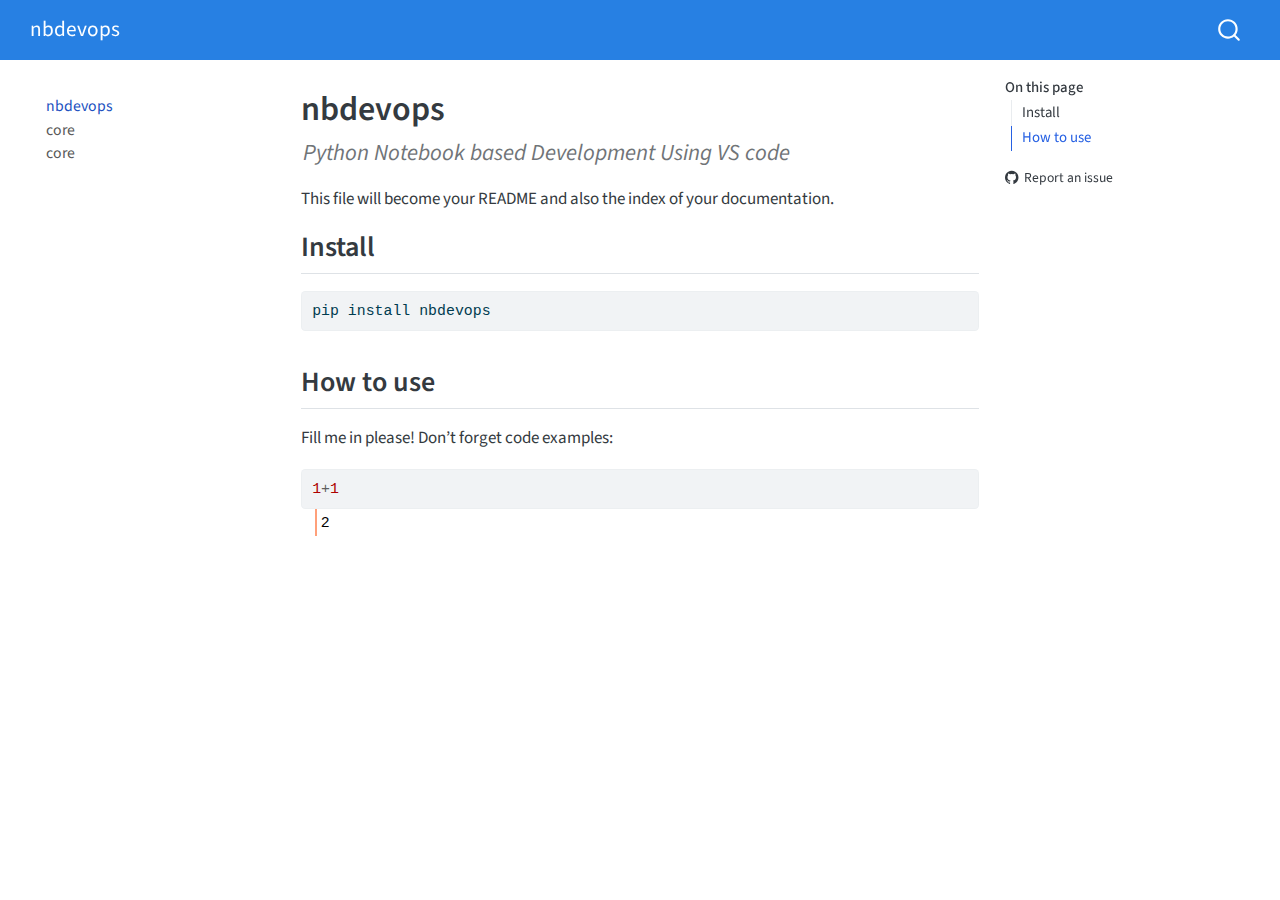
<file: _proc/_docs/index.html>
<!DOCTYPE html>
<html xmlns="http://www.w3.org/1999/xhtml" lang="en" xml:lang="en"><head>

<meta charset="utf-8">
<meta name="generator" content="quarto-1.5.53">

<meta name="viewport" content="width=device-width, initial-scale=1.0, user-scalable=yes">

<meta name="description" content="Python Notebook based Development Using VS code">

<title>nbdevops</title>
<style>
code{white-space: pre-wrap;}
span.smallcaps{font-variant: small-caps;}
div.columns{display: flex; gap: min(4vw, 1.5em);}
div.column{flex: auto; overflow-x: auto;}
div.hanging-indent{margin-left: 1.5em; text-indent: -1.5em;}
ul.task-list{list-style: none;}
ul.task-list li input[type="checkbox"] {
  width: 0.8em;
  margin: 0 0.8em 0.2em -1em; /* quarto-specific, see https://github.com/quarto-dev/quarto-cli/issues/4556 */ 
  vertical-align: middle;
}
/* CSS for syntax highlighting */
pre > code.sourceCode { white-space: pre; position: relative; }
pre > code.sourceCode > span { line-height: 1.25; }
pre > code.sourceCode > span:empty { height: 1.2em; }
.sourceCode { overflow: visible; }
code.sourceCode > span { color: inherit; text-decoration: inherit; }
div.sourceCode { margin: 1em 0; }
pre.sourceCode { margin: 0; }
@media screen {
div.sourceCode { overflow: auto; }
}
@media print {
pre > code.sourceCode { white-space: pre-wrap; }
pre > code.sourceCode > span { display: inline-block; text-indent: -5em; padding-left: 5em; }
}
pre.numberSource code
  { counter-reset: source-line 0; }
pre.numberSource code > span
  { position: relative; left: -4em; counter-increment: source-line; }
pre.numberSource code > span > a:first-child::before
  { content: counter(source-line);
    position: relative; left: -1em; text-align: right; vertical-align: baseline;
    border: none; display: inline-block;
    -webkit-touch-callout: none; -webkit-user-select: none;
    -khtml-user-select: none; -moz-user-select: none;
    -ms-user-select: none; user-select: none;
    padding: 0 4px; width: 4em;
  }
pre.numberSource { margin-left: 3em;  padding-left: 4px; }
div.sourceCode
  {   }
@media screen {
pre > code.sourceCode > span > a:first-child::before { text-decoration: underline; }
}
</style>


<script src="site_libs/quarto-nav/quarto-nav.js"></script>
<script src="site_libs/quarto-nav/headroom.min.js"></script>
<script src="site_libs/clipboard/clipboard.min.js"></script>
<script src="site_libs/quarto-search/autocomplete.umd.js"></script>
<script src="site_libs/quarto-search/fuse.min.js"></script>
<script src="site_libs/quarto-search/quarto-search.js"></script>
<meta name="quarto:offset" content="./">
<script src="site_libs/quarto-html/quarto.js"></script>
<script src="site_libs/quarto-html/popper.min.js"></script>
<script src="site_libs/quarto-html/tippy.umd.min.js"></script>
<script src="site_libs/quarto-html/anchor.min.js"></script>
<link href="site_libs/quarto-html/tippy.css" rel="stylesheet">
<link href="site_libs/quarto-html/quarto-syntax-highlighting.css" rel="stylesheet" id="quarto-text-highlighting-styles">
<script src="site_libs/bootstrap/bootstrap.min.js"></script>
<link href="site_libs/bootstrap/bootstrap-icons.css" rel="stylesheet">
<link href="site_libs/bootstrap/bootstrap.min.css" rel="stylesheet" id="quarto-bootstrap" data-mode="light">
<script id="quarto-search-options" type="application/json">{
  "location": "navbar",
  "copy-button": false,
  "collapse-after": 3,
  "panel-placement": "end",
  "type": "overlay",
  "limit": 50,
  "keyboard-shortcut": [
    "f",
    "/",
    "s"
  ],
  "show-item-context": false,
  "language": {
    "search-no-results-text": "No results",
    "search-matching-documents-text": "matching documents",
    "search-copy-link-title": "Copy link to search",
    "search-hide-matches-text": "Hide additional matches",
    "search-more-match-text": "more match in this document",
    "search-more-matches-text": "more matches in this document",
    "search-clear-button-title": "Clear",
    "search-text-placeholder": "",
    "search-detached-cancel-button-title": "Cancel",
    "search-submit-button-title": "Submit",
    "search-label": "Search"
  }
}</script>


<link rel="stylesheet" href="styles.css">
<meta property="og:title" content="nbdevops">
<meta property="og:description" content="Python Notebook based Development Using VS code">
<meta property="og:site_name" content="nbdevops">
<meta name="twitter:title" content="nbdevops">
<meta name="twitter:description" content="Python Notebook based Development Using VS code">
<meta name="twitter:card" content="summary">
</head>

<body class="nav-sidebar floating nav-fixed">

<div id="quarto-search-results"></div>
  <header id="quarto-header" class="headroom fixed-top">
    <nav class="navbar navbar-expand-lg " data-bs-theme="dark">
      <div class="navbar-container container-fluid">
      <div class="navbar-brand-container mx-auto">
    <a class="navbar-brand" href="./index.html">
    <span class="navbar-title">nbdevops</span>
    </a>
  </div>
        <div class="quarto-navbar-tools tools-end">
</div>
          <div id="quarto-search" class="" title="Search"></div>
      </div> <!-- /container-fluid -->
    </nav>
  <nav class="quarto-secondary-nav">
    <div class="container-fluid d-flex">
      <button type="button" class="quarto-btn-toggle btn" data-bs-toggle="collapse" role="button" data-bs-target=".quarto-sidebar-collapse-item" aria-controls="quarto-sidebar" aria-expanded="false" aria-label="Toggle sidebar navigation" onclick="if (window.quartoToggleHeadroom) { window.quartoToggleHeadroom(); }">
        <i class="bi bi-layout-text-sidebar-reverse"></i>
      </button>
        <nav class="quarto-page-breadcrumbs" aria-label="breadcrumb"><ol class="breadcrumb"><li class="breadcrumb-item"><a href="./index.html">nbdevops</a></li></ol></nav>
        <a class="flex-grow-1" role="navigation" data-bs-toggle="collapse" data-bs-target=".quarto-sidebar-collapse-item" aria-controls="quarto-sidebar" aria-expanded="false" aria-label="Toggle sidebar navigation" onclick="if (window.quartoToggleHeadroom) { window.quartoToggleHeadroom(); }">      
        </a>
    </div>
  </nav>
</header>
<!-- content -->
<div id="quarto-content" class="quarto-container page-columns page-rows-contents page-layout-article page-navbar">
<!-- sidebar -->
  <nav id="quarto-sidebar" class="sidebar collapse collapse-horizontal quarto-sidebar-collapse-item sidebar-navigation floating overflow-auto">
    <div class="sidebar-menu-container"> 
    <ul class="list-unstyled mt-1">
        <li class="sidebar-item">
  <div class="sidebar-item-container"> 
  <a href="./index.html" class="sidebar-item-text sidebar-link active">
 <span class="menu-text">nbdevops</span></a>
  </div>
</li>
        <li class="sidebar-item">
  <div class="sidebar-item-container"> 
  <a href="./core.html" class="sidebar-item-text sidebar-link">
 <span class="menu-text">core</span></a>
  </div>
</li>
        <li class="sidebar-item">
  <div class="sidebar-item-container"> 
  <a href="./setup.html" class="sidebar-item-text sidebar-link">
 <span class="menu-text">core</span></a>
  </div>
</li>
    </ul>
    </div>
</nav>
<div id="quarto-sidebar-glass" class="quarto-sidebar-collapse-item" data-bs-toggle="collapse" data-bs-target=".quarto-sidebar-collapse-item"></div>
<!-- margin-sidebar -->
    <div id="quarto-margin-sidebar" class="sidebar margin-sidebar">
        <nav id="TOC" role="doc-toc" class="toc-active">
    <h2 id="toc-title">On this page</h2>
   
  <ul>
  <li><a href="#install" id="toc-install" class="nav-link active" data-scroll-target="#install">Install</a></li>
  <li><a href="#how-to-use" id="toc-how-to-use" class="nav-link" data-scroll-target="#how-to-use">How to use</a></li>
  </ul>
<div class="toc-actions"><ul><li><a href="https://github.com/nitinverma78/nbdevops/issues/new" class="toc-action"><i class="bi bi-github"></i>Report an issue</a></li></ul></div></nav>
    </div>
<!-- main -->
<main class="content" id="quarto-document-content">

<header id="title-block-header" class="quarto-title-block default">
<div class="quarto-title">
<h1 class="title">nbdevops</h1>
</div>

<div>
  <div class="description">
    Python Notebook based Development Using VS code
  </div>
</div>


<div class="quarto-title-meta">

    
  
    
  </div>
  


</header>


<!-- WARNING: THIS FILE WAS AUTOGENERATED! DO NOT EDIT! -->
<p>This file will become your README and also the index of your documentation.</p>
<section id="install" class="level2">
<h2 class="anchored" data-anchor-id="install">Install</h2>
<div class="sourceCode" id="cb1"><pre class="sourceCode sh code-with-copy"><code class="sourceCode bash"><span id="cb1-1"><a href="#cb1-1" aria-hidden="true" tabindex="-1"></a><span class="ex">pip</span> install nbdevops</span></code><button title="Copy to Clipboard" class="code-copy-button"><i class="bi"></i></button></pre></div>
</section>
<section id="how-to-use" class="level2">
<h2 class="anchored" data-anchor-id="how-to-use">How to use</h2>
<p>Fill me in please! Don’t forget code examples:</p>
<div id="cell-7" class="cell">
<div class="sourceCode cell-code" id="cb2"><pre class="sourceCode python code-with-copy"><code class="sourceCode python"><span id="cb2-1"><a href="#cb2-1" aria-hidden="true" tabindex="-1"></a><span class="dv">1</span><span class="op">+</span><span class="dv">1</span></span></code><button title="Copy to Clipboard" class="code-copy-button"><i class="bi"></i></button></pre></div>
<div class="cell-output cell-output-display">
<pre><code>2</code></pre>
</div>
</div>


</section>

</main> <!-- /main -->
<script id="quarto-html-after-body" type="application/javascript">
window.document.addEventListener("DOMContentLoaded", function (event) {
  const toggleBodyColorMode = (bsSheetEl) => {
    const mode = bsSheetEl.getAttribute("data-mode");
    const bodyEl = window.document.querySelector("body");
    if (mode === "dark") {
      bodyEl.classList.add("quarto-dark");
      bodyEl.classList.remove("quarto-light");
    } else {
      bodyEl.classList.add("quarto-light");
      bodyEl.classList.remove("quarto-dark");
    }
  }
  const toggleBodyColorPrimary = () => {
    const bsSheetEl = window.document.querySelector("link#quarto-bootstrap");
    if (bsSheetEl) {
      toggleBodyColorMode(bsSheetEl);
    }
  }
  toggleBodyColorPrimary();  
  const icon = "";
  const anchorJS = new window.AnchorJS();
  anchorJS.options = {
    placement: 'right',
    icon: icon
  };
  anchorJS.add('.anchored');
  const isCodeAnnotation = (el) => {
    for (const clz of el.classList) {
      if (clz.startsWith('code-annotation-')) {                     
        return true;
      }
    }
    return false;
  }
  const onCopySuccess = function(e) {
    // button target
    const button = e.trigger;
    // don't keep focus
    button.blur();
    // flash "checked"
    button.classList.add('code-copy-button-checked');
    var currentTitle = button.getAttribute("title");
    button.setAttribute("title", "Copied!");
    let tooltip;
    if (window.bootstrap) {
      button.setAttribute("data-bs-toggle", "tooltip");
      button.setAttribute("data-bs-placement", "left");
      button.setAttribute("data-bs-title", "Copied!");
      tooltip = new bootstrap.Tooltip(button, 
        { trigger: "manual", 
          customClass: "code-copy-button-tooltip",
          offset: [0, -8]});
      tooltip.show();    
    }
    setTimeout(function() {
      if (tooltip) {
        tooltip.hide();
        button.removeAttribute("data-bs-title");
        button.removeAttribute("data-bs-toggle");
        button.removeAttribute("data-bs-placement");
      }
      button.setAttribute("title", currentTitle);
      button.classList.remove('code-copy-button-checked');
    }, 1000);
    // clear code selection
    e.clearSelection();
  }
  const getTextToCopy = function(trigger) {
      const codeEl = trigger.previousElementSibling.cloneNode(true);
      for (const childEl of codeEl.children) {
        if (isCodeAnnotation(childEl)) {
          childEl.remove();
        }
      }
      return codeEl.innerText;
  }
  const clipboard = new window.ClipboardJS('.code-copy-button:not([data-in-quarto-modal])', {
    text: getTextToCopy
  });
  clipboard.on('success', onCopySuccess);
  if (window.document.getElementById('quarto-embedded-source-code-modal')) {
    // For code content inside modals, clipBoardJS needs to be initialized with a container option
    // TODO: Check when it could be a function (https://github.com/zenorocha/clipboard.js/issues/860)
    const clipboardModal = new window.ClipboardJS('.code-copy-button[data-in-quarto-modal]', {
      text: getTextToCopy,
      container: window.document.getElementById('quarto-embedded-source-code-modal')
    });
    clipboardModal.on('success', onCopySuccess);
  }
    var localhostRegex = new RegExp(/^(?:http|https):\/\/localhost\:?[0-9]*\//);
    var mailtoRegex = new RegExp(/^mailto:/);
      var filterRegex = new RegExp("https:\/\/nitinverma78\.github\.io\/nbdevops");
    var isInternal = (href) => {
        return filterRegex.test(href) || localhostRegex.test(href) || mailtoRegex.test(href);
    }
    // Inspect non-navigation links and adorn them if external
 	var links = window.document.querySelectorAll('a[href]:not(.nav-link):not(.navbar-brand):not(.toc-action):not(.sidebar-link):not(.sidebar-item-toggle):not(.pagination-link):not(.no-external):not([aria-hidden]):not(.dropdown-item):not(.quarto-navigation-tool):not(.about-link)');
    for (var i=0; i<links.length; i++) {
      const link = links[i];
      if (!isInternal(link.href)) {
        // undo the damage that might have been done by quarto-nav.js in the case of
        // links that we want to consider external
        if (link.dataset.originalHref !== undefined) {
          link.href = link.dataset.originalHref;
        }
      }
    }
  function tippyHover(el, contentFn, onTriggerFn, onUntriggerFn) {
    const config = {
      allowHTML: true,
      maxWidth: 500,
      delay: 100,
      arrow: false,
      appendTo: function(el) {
          return el.parentElement;
      },
      interactive: true,
      interactiveBorder: 10,
      theme: 'quarto',
      placement: 'bottom-start',
    };
    if (contentFn) {
      config.content = contentFn;
    }
    if (onTriggerFn) {
      config.onTrigger = onTriggerFn;
    }
    if (onUntriggerFn) {
      config.onUntrigger = onUntriggerFn;
    }
    window.tippy(el, config); 
  }
  const noterefs = window.document.querySelectorAll('a[role="doc-noteref"]');
  for (var i=0; i<noterefs.length; i++) {
    const ref = noterefs[i];
    tippyHover(ref, function() {
      // use id or data attribute instead here
      let href = ref.getAttribute('data-footnote-href') || ref.getAttribute('href');
      try { href = new URL(href).hash; } catch {}
      const id = href.replace(/^#\/?/, "");
      const note = window.document.getElementById(id);
      if (note) {
        return note.innerHTML;
      } else {
        return "";
      }
    });
  }
  const xrefs = window.document.querySelectorAll('a.quarto-xref');
  const processXRef = (id, note) => {
    // Strip column container classes
    const stripColumnClz = (el) => {
      el.classList.remove("page-full", "page-columns");
      if (el.children) {
        for (const child of el.children) {
          stripColumnClz(child);
        }
      }
    }
    stripColumnClz(note)
    if (id === null || id.startsWith('sec-')) {
      // Special case sections, only their first couple elements
      const container = document.createElement("div");
      if (note.children && note.children.length > 2) {
        container.appendChild(note.children[0].cloneNode(true));
        for (let i = 1; i < note.children.length; i++) {
          const child = note.children[i];
          if (child.tagName === "P" && child.innerText === "") {
            continue;
          } else {
            container.appendChild(child.cloneNode(true));
            break;
          }
        }
        if (window.Quarto?.typesetMath) {
          window.Quarto.typesetMath(container);
        }
        return container.innerHTML
      } else {
        if (window.Quarto?.typesetMath) {
          window.Quarto.typesetMath(note);
        }
        return note.innerHTML;
      }
    } else {
      // Remove any anchor links if they are present
      const anchorLink = note.querySelector('a.anchorjs-link');
      if (anchorLink) {
        anchorLink.remove();
      }
      if (window.Quarto?.typesetMath) {
        window.Quarto.typesetMath(note);
      }
      // TODO in 1.5, we should make sure this works without a callout special case
      if (note.classList.contains("callout")) {
        return note.outerHTML;
      } else {
        return note.innerHTML;
      }
    }
  }
  for (var i=0; i<xrefs.length; i++) {
    const xref = xrefs[i];
    tippyHover(xref, undefined, function(instance) {
      instance.disable();
      let url = xref.getAttribute('href');
      let hash = undefined; 
      if (url.startsWith('#')) {
        hash = url;
      } else {
        try { hash = new URL(url).hash; } catch {}
      }
      if (hash) {
        const id = hash.replace(/^#\/?/, "");
        const note = window.document.getElementById(id);
        if (note !== null) {
          try {
            const html = processXRef(id, note.cloneNode(true));
            instance.setContent(html);
          } finally {
            instance.enable();
            instance.show();
          }
        } else {
          // See if we can fetch this
          fetch(url.split('#')[0])
          .then(res => res.text())
          .then(html => {
            const parser = new DOMParser();
            const htmlDoc = parser.parseFromString(html, "text/html");
            const note = htmlDoc.getElementById(id);
            if (note !== null) {
              const html = processXRef(id, note);
              instance.setContent(html);
            } 
          }).finally(() => {
            instance.enable();
            instance.show();
          });
        }
      } else {
        // See if we can fetch a full url (with no hash to target)
        // This is a special case and we should probably do some content thinning / targeting
        fetch(url)
        .then(res => res.text())
        .then(html => {
          const parser = new DOMParser();
          const htmlDoc = parser.parseFromString(html, "text/html");
          const note = htmlDoc.querySelector('main.content');
          if (note !== null) {
            // This should only happen for chapter cross references
            // (since there is no id in the URL)
            // remove the first header
            if (note.children.length > 0 && note.children[0].tagName === "HEADER") {
              note.children[0].remove();
            }
            const html = processXRef(null, note);
            instance.setContent(html);
          } 
        }).finally(() => {
          instance.enable();
          instance.show();
        });
      }
    }, function(instance) {
    });
  }
      let selectedAnnoteEl;
      const selectorForAnnotation = ( cell, annotation) => {
        let cellAttr = 'data-code-cell="' + cell + '"';
        let lineAttr = 'data-code-annotation="' +  annotation + '"';
        const selector = 'span[' + cellAttr + '][' + lineAttr + ']';
        return selector;
      }
      const selectCodeLines = (annoteEl) => {
        const doc = window.document;
        const targetCell = annoteEl.getAttribute("data-target-cell");
        const targetAnnotation = annoteEl.getAttribute("data-target-annotation");
        const annoteSpan = window.document.querySelector(selectorForAnnotation(targetCell, targetAnnotation));
        const lines = annoteSpan.getAttribute("data-code-lines").split(",");
        const lineIds = lines.map((line) => {
          return targetCell + "-" + line;
        })
        let top = null;
        let height = null;
        let parent = null;
        if (lineIds.length > 0) {
            //compute the position of the single el (top and bottom and make a div)
            const el = window.document.getElementById(lineIds[0]);
            top = el.offsetTop;
            height = el.offsetHeight;
            parent = el.parentElement.parentElement;
          if (lineIds.length > 1) {
            const lastEl = window.document.getElementById(lineIds[lineIds.length - 1]);
            const bottom = lastEl.offsetTop + lastEl.offsetHeight;
            height = bottom - top;
          }
          if (top !== null && height !== null && parent !== null) {
            // cook up a div (if necessary) and position it 
            let div = window.document.getElementById("code-annotation-line-highlight");
            if (div === null) {
              div = window.document.createElement("div");
              div.setAttribute("id", "code-annotation-line-highlight");
              div.style.position = 'absolute';
              parent.appendChild(div);
            }
            div.style.top = top - 2 + "px";
            div.style.height = height + 4 + "px";
            div.style.left = 0;
            let gutterDiv = window.document.getElementById("code-annotation-line-highlight-gutter");
            if (gutterDiv === null) {
              gutterDiv = window.document.createElement("div");
              gutterDiv.setAttribute("id", "code-annotation-line-highlight-gutter");
              gutterDiv.style.position = 'absolute';
              const codeCell = window.document.getElementById(targetCell);
              const gutter = codeCell.querySelector('.code-annotation-gutter');
              gutter.appendChild(gutterDiv);
            }
            gutterDiv.style.top = top - 2 + "px";
            gutterDiv.style.height = height + 4 + "px";
          }
          selectedAnnoteEl = annoteEl;
        }
      };
      const unselectCodeLines = () => {
        const elementsIds = ["code-annotation-line-highlight", "code-annotation-line-highlight-gutter"];
        elementsIds.forEach((elId) => {
          const div = window.document.getElementById(elId);
          if (div) {
            div.remove();
          }
        });
        selectedAnnoteEl = undefined;
      };
        // Handle positioning of the toggle
    window.addEventListener(
      "resize",
      throttle(() => {
        elRect = undefined;
        if (selectedAnnoteEl) {
          selectCodeLines(selectedAnnoteEl);
        }
      }, 10)
    );
    function throttle(fn, ms) {
    let throttle = false;
    let timer;
      return (...args) => {
        if(!throttle) { // first call gets through
            fn.apply(this, args);
            throttle = true;
        } else { // all the others get throttled
            if(timer) clearTimeout(timer); // cancel #2
            timer = setTimeout(() => {
              fn.apply(this, args);
              timer = throttle = false;
            }, ms);
        }
      };
    }
      // Attach click handler to the DT
      const annoteDls = window.document.querySelectorAll('dt[data-target-cell]');
      for (const annoteDlNode of annoteDls) {
        annoteDlNode.addEventListener('click', (event) => {
          const clickedEl = event.target;
          if (clickedEl !== selectedAnnoteEl) {
            unselectCodeLines();
            const activeEl = window.document.querySelector('dt[data-target-cell].code-annotation-active');
            if (activeEl) {
              activeEl.classList.remove('code-annotation-active');
            }
            selectCodeLines(clickedEl);
            clickedEl.classList.add('code-annotation-active');
          } else {
            // Unselect the line
            unselectCodeLines();
            clickedEl.classList.remove('code-annotation-active');
          }
        });
      }
  const findCites = (el) => {
    const parentEl = el.parentElement;
    if (parentEl) {
      const cites = parentEl.dataset.cites;
      if (cites) {
        return {
          el,
          cites: cites.split(' ')
        };
      } else {
        return findCites(el.parentElement)
      }
    } else {
      return undefined;
    }
  };
  var bibliorefs = window.document.querySelectorAll('a[role="doc-biblioref"]');
  for (var i=0; i<bibliorefs.length; i++) {
    const ref = bibliorefs[i];
    const citeInfo = findCites(ref);
    if (citeInfo) {
      tippyHover(citeInfo.el, function() {
        var popup = window.document.createElement('div');
        citeInfo.cites.forEach(function(cite) {
          var citeDiv = window.document.createElement('div');
          citeDiv.classList.add('hanging-indent');
          citeDiv.classList.add('csl-entry');
          var biblioDiv = window.document.getElementById('ref-' + cite);
          if (biblioDiv) {
            citeDiv.innerHTML = biblioDiv.innerHTML;
          }
          popup.appendChild(citeDiv);
        });
        return popup.innerHTML;
      });
    }
  }
});
</script>
</div> <!-- /content -->




<footer class="footer"><div class="nav-footer"><div class="nav-footer-center"><div class="toc-actions d-sm-block d-md-none"><ul><li><a href="https://github.com/nitinverma78/nbdevops/issues/new" class="toc-action"><i class="bi bi-github"></i>Report an issue</a></li></ul></div></div></div></footer></body></html>
</file>
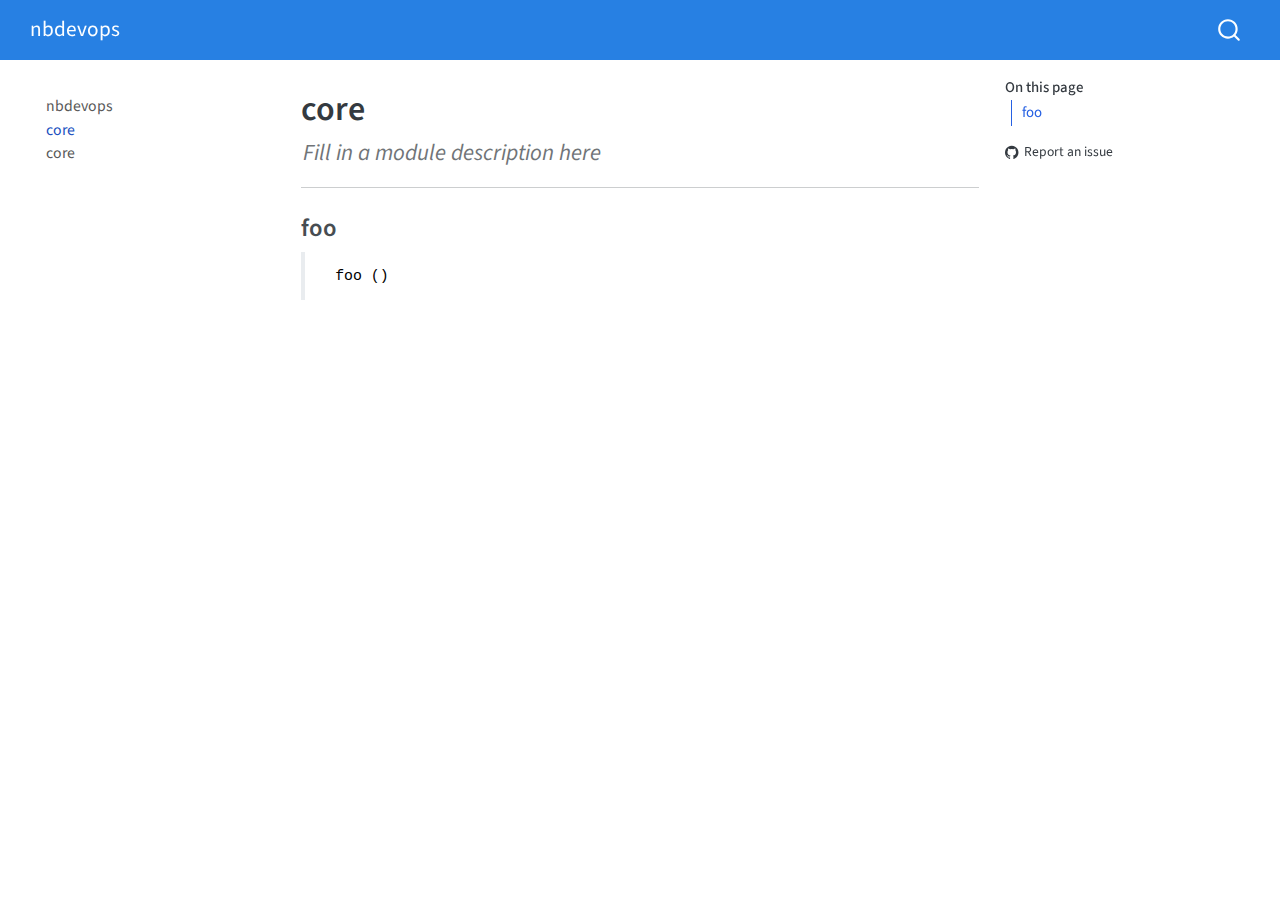
<file: _proc/_docs/core.html>
<!DOCTYPE html>
<html xmlns="http://www.w3.org/1999/xhtml" lang="en" xml:lang="en"><head>

<meta charset="utf-8">
<meta name="generator" content="quarto-1.5.53">

<meta name="viewport" content="width=device-width, initial-scale=1.0, user-scalable=yes">

<meta name="description" content="Fill in a module description here">

<title>core – nbdevops</title>
<style>
code{white-space: pre-wrap;}
span.smallcaps{font-variant: small-caps;}
div.columns{display: flex; gap: min(4vw, 1.5em);}
div.column{flex: auto; overflow-x: auto;}
div.hanging-indent{margin-left: 1.5em; text-indent: -1.5em;}
ul.task-list{list-style: none;}
ul.task-list li input[type="checkbox"] {
  width: 0.8em;
  margin: 0 0.8em 0.2em -1em; /* quarto-specific, see https://github.com/quarto-dev/quarto-cli/issues/4556 */ 
  vertical-align: middle;
}
</style>


<script src="site_libs/quarto-nav/quarto-nav.js"></script>
<script src="site_libs/quarto-nav/headroom.min.js"></script>
<script src="site_libs/clipboard/clipboard.min.js"></script>
<script src="site_libs/quarto-search/autocomplete.umd.js"></script>
<script src="site_libs/quarto-search/fuse.min.js"></script>
<script src="site_libs/quarto-search/quarto-search.js"></script>
<meta name="quarto:offset" content="./">
<script src="site_libs/quarto-html/quarto.js"></script>
<script src="site_libs/quarto-html/popper.min.js"></script>
<script src="site_libs/quarto-html/tippy.umd.min.js"></script>
<script src="site_libs/quarto-html/anchor.min.js"></script>
<link href="site_libs/quarto-html/tippy.css" rel="stylesheet">
<link href="site_libs/quarto-html/quarto-syntax-highlighting.css" rel="stylesheet" id="quarto-text-highlighting-styles">
<script src="site_libs/bootstrap/bootstrap.min.js"></script>
<link href="site_libs/bootstrap/bootstrap-icons.css" rel="stylesheet">
<link href="site_libs/bootstrap/bootstrap.min.css" rel="stylesheet" id="quarto-bootstrap" data-mode="light">
<script id="quarto-search-options" type="application/json">{
  "location": "navbar",
  "copy-button": false,
  "collapse-after": 3,
  "panel-placement": "end",
  "type": "overlay",
  "limit": 50,
  "keyboard-shortcut": [
    "f",
    "/",
    "s"
  ],
  "show-item-context": false,
  "language": {
    "search-no-results-text": "No results",
    "search-matching-documents-text": "matching documents",
    "search-copy-link-title": "Copy link to search",
    "search-hide-matches-text": "Hide additional matches",
    "search-more-match-text": "more match in this document",
    "search-more-matches-text": "more matches in this document",
    "search-clear-button-title": "Clear",
    "search-text-placeholder": "",
    "search-detached-cancel-button-title": "Cancel",
    "search-submit-button-title": "Submit",
    "search-label": "Search"
  }
}</script>


<link rel="stylesheet" href="styles.css">
<meta property="og:title" content="core – nbdevops">
<meta property="og:description" content="Fill in a module description here">
<meta property="og:site_name" content="nbdevops">
<meta name="twitter:title" content="core – nbdevops">
<meta name="twitter:description" content="Fill in a module description here">
<meta name="twitter:card" content="summary">
</head>

<body class="nav-sidebar floating nav-fixed">

<div id="quarto-search-results"></div>
  <header id="quarto-header" class="headroom fixed-top">
    <nav class="navbar navbar-expand-lg " data-bs-theme="dark">
      <div class="navbar-container container-fluid">
      <div class="navbar-brand-container mx-auto">
    <a class="navbar-brand" href="./index.html">
    <span class="navbar-title">nbdevops</span>
    </a>
  </div>
        <div class="quarto-navbar-tools tools-end">
</div>
          <div id="quarto-search" class="" title="Search"></div>
      </div> <!-- /container-fluid -->
    </nav>
  <nav class="quarto-secondary-nav">
    <div class="container-fluid d-flex">
      <button type="button" class="quarto-btn-toggle btn" data-bs-toggle="collapse" role="button" data-bs-target=".quarto-sidebar-collapse-item" aria-controls="quarto-sidebar" aria-expanded="false" aria-label="Toggle sidebar navigation" onclick="if (window.quartoToggleHeadroom) { window.quartoToggleHeadroom(); }">
        <i class="bi bi-layout-text-sidebar-reverse"></i>
      </button>
        <nav class="quarto-page-breadcrumbs" aria-label="breadcrumb"><ol class="breadcrumb"><li class="breadcrumb-item"><a href="./core.html">core</a></li></ol></nav>
        <a class="flex-grow-1" role="navigation" data-bs-toggle="collapse" data-bs-target=".quarto-sidebar-collapse-item" aria-controls="quarto-sidebar" aria-expanded="false" aria-label="Toggle sidebar navigation" onclick="if (window.quartoToggleHeadroom) { window.quartoToggleHeadroom(); }">      
        </a>
    </div>
  </nav>
</header>
<!-- content -->
<div id="quarto-content" class="quarto-container page-columns page-rows-contents page-layout-article page-navbar">
<!-- sidebar -->
  <nav id="quarto-sidebar" class="sidebar collapse collapse-horizontal quarto-sidebar-collapse-item sidebar-navigation floating overflow-auto">
    <div class="sidebar-menu-container"> 
    <ul class="list-unstyled mt-1">
        <li class="sidebar-item">
  <div class="sidebar-item-container"> 
  <a href="./index.html" class="sidebar-item-text sidebar-link">
 <span class="menu-text">nbdevops</span></a>
  </div>
</li>
        <li class="sidebar-item">
  <div class="sidebar-item-container"> 
  <a href="./core.html" class="sidebar-item-text sidebar-link active">
 <span class="menu-text">core</span></a>
  </div>
</li>
        <li class="sidebar-item">
  <div class="sidebar-item-container"> 
  <a href="./setup.html" class="sidebar-item-text sidebar-link">
 <span class="menu-text">core</span></a>
  </div>
</li>
    </ul>
    </div>
</nav>
<div id="quarto-sidebar-glass" class="quarto-sidebar-collapse-item" data-bs-toggle="collapse" data-bs-target=".quarto-sidebar-collapse-item"></div>
<!-- margin-sidebar -->
    <div id="quarto-margin-sidebar" class="sidebar margin-sidebar">
        <nav id="TOC" role="doc-toc" class="toc-active">
    <h2 id="toc-title">On this page</h2>
   
  <ul>
  <li><a href="#foo" id="toc-foo" class="nav-link active" data-scroll-target="#foo">foo</a></li>
  </ul>
<div class="toc-actions"><ul><li><a href="https://github.com/nitinverma78/nbdevops/issues/new" class="toc-action"><i class="bi bi-github"></i>Report an issue</a></li></ul></div></nav>
    </div>
<!-- main -->
<main class="content" id="quarto-document-content">

<header id="title-block-header" class="quarto-title-block default">
<div class="quarto-title">
<h1 class="title">core</h1>
</div>

<div>
  <div class="description">
    Fill in a module description here
  </div>
</div>


<div class="quarto-title-meta">

    
  
    
  </div>
  


</header>


<!-- WARNING: THIS FILE WAS AUTOGENERATED! DO NOT EDIT! -->
<hr>
<section id="foo" class="level3">
<h3 class="anchored" data-anchor-id="foo">foo</h3>
<blockquote class="blockquote">
<pre><code> foo ()</code></pre>
</blockquote>


</section>

</main> <!-- /main -->
<script id="quarto-html-after-body" type="application/javascript">
window.document.addEventListener("DOMContentLoaded", function (event) {
  const toggleBodyColorMode = (bsSheetEl) => {
    const mode = bsSheetEl.getAttribute("data-mode");
    const bodyEl = window.document.querySelector("body");
    if (mode === "dark") {
      bodyEl.classList.add("quarto-dark");
      bodyEl.classList.remove("quarto-light");
    } else {
      bodyEl.classList.add("quarto-light");
      bodyEl.classList.remove("quarto-dark");
    }
  }
  const toggleBodyColorPrimary = () => {
    const bsSheetEl = window.document.querySelector("link#quarto-bootstrap");
    if (bsSheetEl) {
      toggleBodyColorMode(bsSheetEl);
    }
  }
  toggleBodyColorPrimary();  
  const icon = "";
  const anchorJS = new window.AnchorJS();
  anchorJS.options = {
    placement: 'right',
    icon: icon
  };
  anchorJS.add('.anchored');
  const isCodeAnnotation = (el) => {
    for (const clz of el.classList) {
      if (clz.startsWith('code-annotation-')) {                     
        return true;
      }
    }
    return false;
  }
  const onCopySuccess = function(e) {
    // button target
    const button = e.trigger;
    // don't keep focus
    button.blur();
    // flash "checked"
    button.classList.add('code-copy-button-checked');
    var currentTitle = button.getAttribute("title");
    button.setAttribute("title", "Copied!");
    let tooltip;
    if (window.bootstrap) {
      button.setAttribute("data-bs-toggle", "tooltip");
      button.setAttribute("data-bs-placement", "left");
      button.setAttribute("data-bs-title", "Copied!");
      tooltip = new bootstrap.Tooltip(button, 
        { trigger: "manual", 
          customClass: "code-copy-button-tooltip",
          offset: [0, -8]});
      tooltip.show();    
    }
    setTimeout(function() {
      if (tooltip) {
        tooltip.hide();
        button.removeAttribute("data-bs-title");
        button.removeAttribute("data-bs-toggle");
        button.removeAttribute("data-bs-placement");
      }
      button.setAttribute("title", currentTitle);
      button.classList.remove('code-copy-button-checked');
    }, 1000);
    // clear code selection
    e.clearSelection();
  }
  const getTextToCopy = function(trigger) {
      const codeEl = trigger.previousElementSibling.cloneNode(true);
      for (const childEl of codeEl.children) {
        if (isCodeAnnotation(childEl)) {
          childEl.remove();
        }
      }
      return codeEl.innerText;
  }
  const clipboard = new window.ClipboardJS('.code-copy-button:not([data-in-quarto-modal])', {
    text: getTextToCopy
  });
  clipboard.on('success', onCopySuccess);
  if (window.document.getElementById('quarto-embedded-source-code-modal')) {
    // For code content inside modals, clipBoardJS needs to be initialized with a container option
    // TODO: Check when it could be a function (https://github.com/zenorocha/clipboard.js/issues/860)
    const clipboardModal = new window.ClipboardJS('.code-copy-button[data-in-quarto-modal]', {
      text: getTextToCopy,
      container: window.document.getElementById('quarto-embedded-source-code-modal')
    });
    clipboardModal.on('success', onCopySuccess);
  }
    var localhostRegex = new RegExp(/^(?:http|https):\/\/localhost\:?[0-9]*\//);
    var mailtoRegex = new RegExp(/^mailto:/);
      var filterRegex = new RegExp("https:\/\/nitinverma78\.github\.io\/nbdevops");
    var isInternal = (href) => {
        return filterRegex.test(href) || localhostRegex.test(href) || mailtoRegex.test(href);
    }
    // Inspect non-navigation links and adorn them if external
 	var links = window.document.querySelectorAll('a[href]:not(.nav-link):not(.navbar-brand):not(.toc-action):not(.sidebar-link):not(.sidebar-item-toggle):not(.pagination-link):not(.no-external):not([aria-hidden]):not(.dropdown-item):not(.quarto-navigation-tool):not(.about-link)');
    for (var i=0; i<links.length; i++) {
      const link = links[i];
      if (!isInternal(link.href)) {
        // undo the damage that might have been done by quarto-nav.js in the case of
        // links that we want to consider external
        if (link.dataset.originalHref !== undefined) {
          link.href = link.dataset.originalHref;
        }
      }
    }
  function tippyHover(el, contentFn, onTriggerFn, onUntriggerFn) {
    const config = {
      allowHTML: true,
      maxWidth: 500,
      delay: 100,
      arrow: false,
      appendTo: function(el) {
          return el.parentElement;
      },
      interactive: true,
      interactiveBorder: 10,
      theme: 'quarto',
      placement: 'bottom-start',
    };
    if (contentFn) {
      config.content = contentFn;
    }
    if (onTriggerFn) {
      config.onTrigger = onTriggerFn;
    }
    if (onUntriggerFn) {
      config.onUntrigger = onUntriggerFn;
    }
    window.tippy(el, config); 
  }
  const noterefs = window.document.querySelectorAll('a[role="doc-noteref"]');
  for (var i=0; i<noterefs.length; i++) {
    const ref = noterefs[i];
    tippyHover(ref, function() {
      // use id or data attribute instead here
      let href = ref.getAttribute('data-footnote-href') || ref.getAttribute('href');
      try { href = new URL(href).hash; } catch {}
      const id = href.replace(/^#\/?/, "");
      const note = window.document.getElementById(id);
      if (note) {
        return note.innerHTML;
      } else {
        return "";
      }
    });
  }
  const xrefs = window.document.querySelectorAll('a.quarto-xref');
  const processXRef = (id, note) => {
    // Strip column container classes
    const stripColumnClz = (el) => {
      el.classList.remove("page-full", "page-columns");
      if (el.children) {
        for (const child of el.children) {
          stripColumnClz(child);
        }
      }
    }
    stripColumnClz(note)
    if (id === null || id.startsWith('sec-')) {
      // Special case sections, only their first couple elements
      const container = document.createElement("div");
      if (note.children && note.children.length > 2) {
        container.appendChild(note.children[0].cloneNode(true));
        for (let i = 1; i < note.children.length; i++) {
          const child = note.children[i];
          if (child.tagName === "P" && child.innerText === "") {
            continue;
          } else {
            container.appendChild(child.cloneNode(true));
            break;
          }
        }
        if (window.Quarto?.typesetMath) {
          window.Quarto.typesetMath(container);
        }
        return container.innerHTML
      } else {
        if (window.Quarto?.typesetMath) {
          window.Quarto.typesetMath(note);
        }
        return note.innerHTML;
      }
    } else {
      // Remove any anchor links if they are present
      const anchorLink = note.querySelector('a.anchorjs-link');
      if (anchorLink) {
        anchorLink.remove();
      }
      if (window.Quarto?.typesetMath) {
        window.Quarto.typesetMath(note);
      }
      // TODO in 1.5, we should make sure this works without a callout special case
      if (note.classList.contains("callout")) {
        return note.outerHTML;
      } else {
        return note.innerHTML;
      }
    }
  }
  for (var i=0; i<xrefs.length; i++) {
    const xref = xrefs[i];
    tippyHover(xref, undefined, function(instance) {
      instance.disable();
      let url = xref.getAttribute('href');
      let hash = undefined; 
      if (url.startsWith('#')) {
        hash = url;
      } else {
        try { hash = new URL(url).hash; } catch {}
      }
      if (hash) {
        const id = hash.replace(/^#\/?/, "");
        const note = window.document.getElementById(id);
        if (note !== null) {
          try {
            const html = processXRef(id, note.cloneNode(true));
            instance.setContent(html);
          } finally {
            instance.enable();
            instance.show();
          }
        } else {
          // See if we can fetch this
          fetch(url.split('#')[0])
          .then(res => res.text())
          .then(html => {
            const parser = new DOMParser();
            const htmlDoc = parser.parseFromString(html, "text/html");
            const note = htmlDoc.getElementById(id);
            if (note !== null) {
              const html = processXRef(id, note);
              instance.setContent(html);
            } 
          }).finally(() => {
            instance.enable();
            instance.show();
          });
        }
      } else {
        // See if we can fetch a full url (with no hash to target)
        // This is a special case and we should probably do some content thinning / targeting
        fetch(url)
        .then(res => res.text())
        .then(html => {
          const parser = new DOMParser();
          const htmlDoc = parser.parseFromString(html, "text/html");
          const note = htmlDoc.querySelector('main.content');
          if (note !== null) {
            // This should only happen for chapter cross references
            // (since there is no id in the URL)
            // remove the first header
            if (note.children.length > 0 && note.children[0].tagName === "HEADER") {
              note.children[0].remove();
            }
            const html = processXRef(null, note);
            instance.setContent(html);
          } 
        }).finally(() => {
          instance.enable();
          instance.show();
        });
      }
    }, function(instance) {
    });
  }
      let selectedAnnoteEl;
      const selectorForAnnotation = ( cell, annotation) => {
        let cellAttr = 'data-code-cell="' + cell + '"';
        let lineAttr = 'data-code-annotation="' +  annotation + '"';
        const selector = 'span[' + cellAttr + '][' + lineAttr + ']';
        return selector;
      }
      const selectCodeLines = (annoteEl) => {
        const doc = window.document;
        const targetCell = annoteEl.getAttribute("data-target-cell");
        const targetAnnotation = annoteEl.getAttribute("data-target-annotation");
        const annoteSpan = window.document.querySelector(selectorForAnnotation(targetCell, targetAnnotation));
        const lines = annoteSpan.getAttribute("data-code-lines").split(",");
        const lineIds = lines.map((line) => {
          return targetCell + "-" + line;
        })
        let top = null;
        let height = null;
        let parent = null;
        if (lineIds.length > 0) {
            //compute the position of the single el (top and bottom and make a div)
            const el = window.document.getElementById(lineIds[0]);
            top = el.offsetTop;
            height = el.offsetHeight;
            parent = el.parentElement.parentElement;
          if (lineIds.length > 1) {
            const lastEl = window.document.getElementById(lineIds[lineIds.length - 1]);
            const bottom = lastEl.offsetTop + lastEl.offsetHeight;
            height = bottom - top;
          }
          if (top !== null && height !== null && parent !== null) {
            // cook up a div (if necessary) and position it 
            let div = window.document.getElementById("code-annotation-line-highlight");
            if (div === null) {
              div = window.document.createElement("div");
              div.setAttribute("id", "code-annotation-line-highlight");
              div.style.position = 'absolute';
              parent.appendChild(div);
            }
            div.style.top = top - 2 + "px";
            div.style.height = height + 4 + "px";
            div.style.left = 0;
            let gutterDiv = window.document.getElementById("code-annotation-line-highlight-gutter");
            if (gutterDiv === null) {
              gutterDiv = window.document.createElement("div");
              gutterDiv.setAttribute("id", "code-annotation-line-highlight-gutter");
              gutterDiv.style.position = 'absolute';
              const codeCell = window.document.getElementById(targetCell);
              const gutter = codeCell.querySelector('.code-annotation-gutter');
              gutter.appendChild(gutterDiv);
            }
            gutterDiv.style.top = top - 2 + "px";
            gutterDiv.style.height = height + 4 + "px";
          }
          selectedAnnoteEl = annoteEl;
        }
      };
      const unselectCodeLines = () => {
        const elementsIds = ["code-annotation-line-highlight", "code-annotation-line-highlight-gutter"];
        elementsIds.forEach((elId) => {
          const div = window.document.getElementById(elId);
          if (div) {
            div.remove();
          }
        });
        selectedAnnoteEl = undefined;
      };
        // Handle positioning of the toggle
    window.addEventListener(
      "resize",
      throttle(() => {
        elRect = undefined;
        if (selectedAnnoteEl) {
          selectCodeLines(selectedAnnoteEl);
        }
      }, 10)
    );
    function throttle(fn, ms) {
    let throttle = false;
    let timer;
      return (...args) => {
        if(!throttle) { // first call gets through
            fn.apply(this, args);
            throttle = true;
        } else { // all the others get throttled
            if(timer) clearTimeout(timer); // cancel #2
            timer = setTimeout(() => {
              fn.apply(this, args);
              timer = throttle = false;
            }, ms);
        }
      };
    }
      // Attach click handler to the DT
      const annoteDls = window.document.querySelectorAll('dt[data-target-cell]');
      for (const annoteDlNode of annoteDls) {
        annoteDlNode.addEventListener('click', (event) => {
          const clickedEl = event.target;
          if (clickedEl !== selectedAnnoteEl) {
            unselectCodeLines();
            const activeEl = window.document.querySelector('dt[data-target-cell].code-annotation-active');
            if (activeEl) {
              activeEl.classList.remove('code-annotation-active');
            }
            selectCodeLines(clickedEl);
            clickedEl.classList.add('code-annotation-active');
          } else {
            // Unselect the line
            unselectCodeLines();
            clickedEl.classList.remove('code-annotation-active');
          }
        });
      }
  const findCites = (el) => {
    const parentEl = el.parentElement;
    if (parentEl) {
      const cites = parentEl.dataset.cites;
      if (cites) {
        return {
          el,
          cites: cites.split(' ')
        };
      } else {
        return findCites(el.parentElement)
      }
    } else {
      return undefined;
    }
  };
  var bibliorefs = window.document.querySelectorAll('a[role="doc-biblioref"]');
  for (var i=0; i<bibliorefs.length; i++) {
    const ref = bibliorefs[i];
    const citeInfo = findCites(ref);
    if (citeInfo) {
      tippyHover(citeInfo.el, function() {
        var popup = window.document.createElement('div');
        citeInfo.cites.forEach(function(cite) {
          var citeDiv = window.document.createElement('div');
          citeDiv.classList.add('hanging-indent');
          citeDiv.classList.add('csl-entry');
          var biblioDiv = window.document.getElementById('ref-' + cite);
          if (biblioDiv) {
            citeDiv.innerHTML = biblioDiv.innerHTML;
          }
          popup.appendChild(citeDiv);
        });
        return popup.innerHTML;
      });
    }
  }
});
</script>
</div> <!-- /content -->




<footer class="footer"><div class="nav-footer"><div class="nav-footer-center"><div class="toc-actions d-sm-block d-md-none"><ul><li><a href="https://github.com/nitinverma78/nbdevops/issues/new" class="toc-action"><i class="bi bi-github"></i>Report an issue</a></li></ul></div></div></div></footer></body></html>
</file>
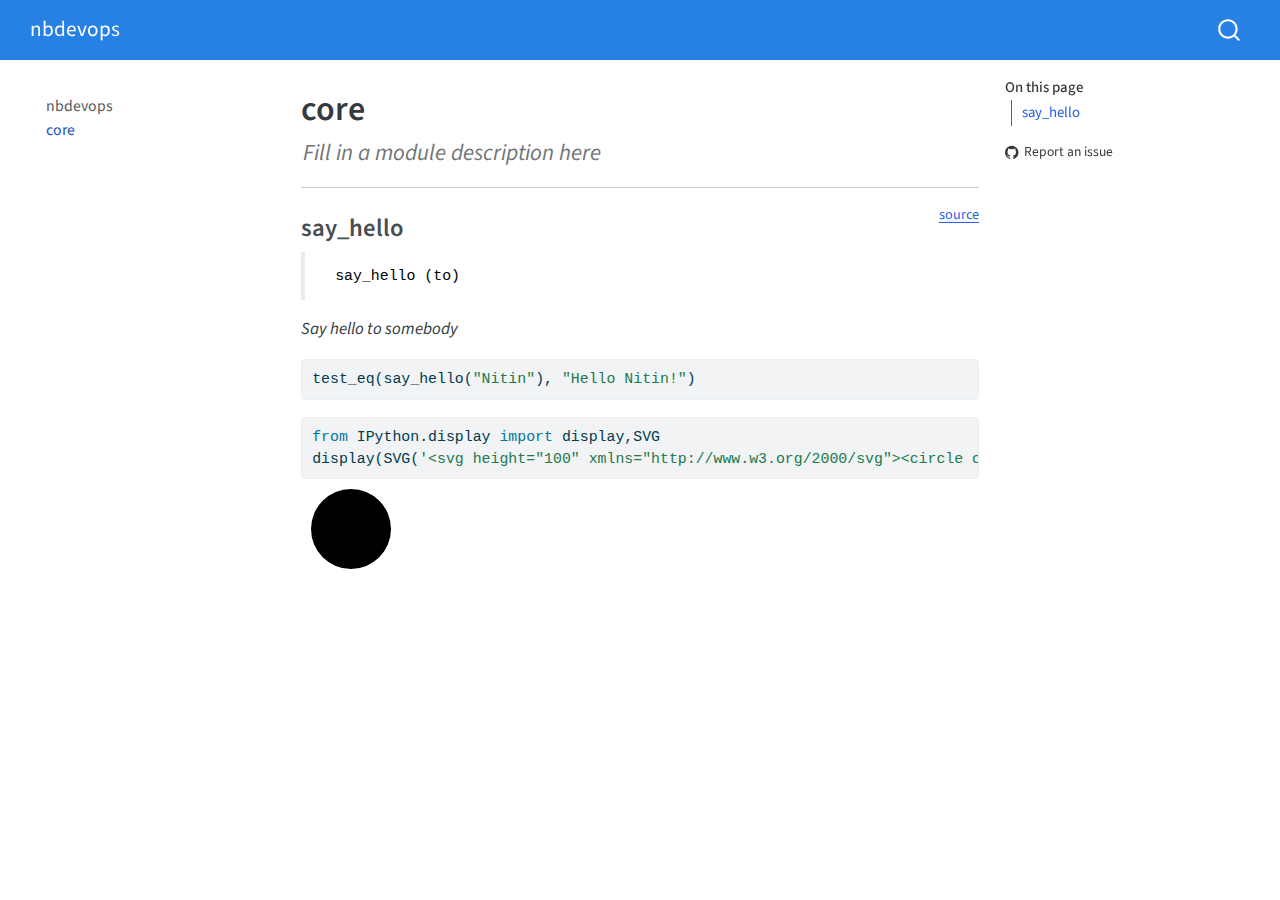
<file: _proc/_docs/setup.html>
<!DOCTYPE html>
<html xmlns="http://www.w3.org/1999/xhtml" lang="en" xml:lang="en"><head>

<meta charset="utf-8">
<meta name="generator" content="quarto-1.5.53">

<meta name="viewport" content="width=device-width, initial-scale=1.0, user-scalable=yes">

<meta name="description" content="Fill in a module description here">

<title>core – nbdevops</title>
<style>
code{white-space: pre-wrap;}
span.smallcaps{font-variant: small-caps;}
div.columns{display: flex; gap: min(4vw, 1.5em);}
div.column{flex: auto; overflow-x: auto;}
div.hanging-indent{margin-left: 1.5em; text-indent: -1.5em;}
ul.task-list{list-style: none;}
ul.task-list li input[type="checkbox"] {
  width: 0.8em;
  margin: 0 0.8em 0.2em -1em; /* quarto-specific, see https://github.com/quarto-dev/quarto-cli/issues/4556 */ 
  vertical-align: middle;
}
/* CSS for syntax highlighting */
pre > code.sourceCode { white-space: pre; position: relative; }
pre > code.sourceCode > span { line-height: 1.25; }
pre > code.sourceCode > span:empty { height: 1.2em; }
.sourceCode { overflow: visible; }
code.sourceCode > span { color: inherit; text-decoration: inherit; }
div.sourceCode { margin: 1em 0; }
pre.sourceCode { margin: 0; }
@media screen {
div.sourceCode { overflow: auto; }
}
@media print {
pre > code.sourceCode { white-space: pre-wrap; }
pre > code.sourceCode > span { display: inline-block; text-indent: -5em; padding-left: 5em; }
}
pre.numberSource code
  { counter-reset: source-line 0; }
pre.numberSource code > span
  { position: relative; left: -4em; counter-increment: source-line; }
pre.numberSource code > span > a:first-child::before
  { content: counter(source-line);
    position: relative; left: -1em; text-align: right; vertical-align: baseline;
    border: none; display: inline-block;
    -webkit-touch-callout: none; -webkit-user-select: none;
    -khtml-user-select: none; -moz-user-select: none;
    -ms-user-select: none; user-select: none;
    padding: 0 4px; width: 4em;
  }
pre.numberSource { margin-left: 3em;  padding-left: 4px; }
div.sourceCode
  {   }
@media screen {
pre > code.sourceCode > span > a:first-child::before { text-decoration: underline; }
}
</style>


<script src="site_libs/quarto-nav/quarto-nav.js"></script>
<script src="site_libs/quarto-nav/headroom.min.js"></script>
<script src="site_libs/clipboard/clipboard.min.js"></script>
<script src="site_libs/quarto-search/autocomplete.umd.js"></script>
<script src="site_libs/quarto-search/fuse.min.js"></script>
<script src="site_libs/quarto-search/quarto-search.js"></script>
<meta name="quarto:offset" content="./">
<script src="site_libs/quarto-html/quarto.js"></script>
<script src="site_libs/quarto-html/popper.min.js"></script>
<script src="site_libs/quarto-html/tippy.umd.min.js"></script>
<script src="site_libs/quarto-html/anchor.min.js"></script>
<link href="site_libs/quarto-html/tippy.css" rel="stylesheet">
<link href="site_libs/quarto-html/quarto-syntax-highlighting.css" rel="stylesheet" id="quarto-text-highlighting-styles">
<script src="site_libs/bootstrap/bootstrap.min.js"></script>
<link href="site_libs/bootstrap/bootstrap-icons.css" rel="stylesheet">
<link href="site_libs/bootstrap/bootstrap.min.css" rel="stylesheet" id="quarto-bootstrap" data-mode="light">
<script id="quarto-search-options" type="application/json">{
  "location": "navbar",
  "copy-button": false,
  "collapse-after": 3,
  "panel-placement": "end",
  "type": "overlay",
  "limit": 50,
  "keyboard-shortcut": [
    "f",
    "/",
    "s"
  ],
  "show-item-context": false,
  "language": {
    "search-no-results-text": "No results",
    "search-matching-documents-text": "matching documents",
    "search-copy-link-title": "Copy link to search",
    "search-hide-matches-text": "Hide additional matches",
    "search-more-match-text": "more match in this document",
    "search-more-matches-text": "more matches in this document",
    "search-clear-button-title": "Clear",
    "search-text-placeholder": "",
    "search-detached-cancel-button-title": "Cancel",
    "search-submit-button-title": "Submit",
    "search-label": "Search"
  }
}</script>


<link rel="stylesheet" href="styles.css">
<meta property="og:title" content="core – nbdevops">
<meta property="og:description" content="Fill in a module description here">
<meta property="og:site_name" content="nbdevops">
<meta name="twitter:title" content="core – nbdevops">
<meta name="twitter:description" content="Fill in a module description here">
<meta name="twitter:card" content="summary">
</head>

<body class="nav-sidebar floating nav-fixed">

<div id="quarto-search-results"></div>
  <header id="quarto-header" class="headroom fixed-top">
    <nav class="navbar navbar-expand-lg " data-bs-theme="dark">
      <div class="navbar-container container-fluid">
      <div class="navbar-brand-container mx-auto">
    <a class="navbar-brand" href="./index.html">
    <span class="navbar-title">nbdevops</span>
    </a>
  </div>
        <div class="quarto-navbar-tools tools-end">
</div>
          <div id="quarto-search" class="" title="Search"></div>
      </div> <!-- /container-fluid -->
    </nav>
  <nav class="quarto-secondary-nav">
    <div class="container-fluid d-flex">
      <button type="button" class="quarto-btn-toggle btn" data-bs-toggle="collapse" role="button" data-bs-target=".quarto-sidebar-collapse-item" aria-controls="quarto-sidebar" aria-expanded="false" aria-label="Toggle sidebar navigation" onclick="if (window.quartoToggleHeadroom) { window.quartoToggleHeadroom(); }">
        <i class="bi bi-layout-text-sidebar-reverse"></i>
      </button>
        <nav class="quarto-page-breadcrumbs" aria-label="breadcrumb"><ol class="breadcrumb"><li class="breadcrumb-item"><a href="./setup.html">core</a></li></ol></nav>
        <a class="flex-grow-1" role="navigation" data-bs-toggle="collapse" data-bs-target=".quarto-sidebar-collapse-item" aria-controls="quarto-sidebar" aria-expanded="false" aria-label="Toggle sidebar navigation" onclick="if (window.quartoToggleHeadroom) { window.quartoToggleHeadroom(); }">      
        </a>
    </div>
  </nav>
</header>
<!-- content -->
<div id="quarto-content" class="quarto-container page-columns page-rows-contents page-layout-article page-navbar">
<!-- sidebar -->
  <nav id="quarto-sidebar" class="sidebar collapse collapse-horizontal quarto-sidebar-collapse-item sidebar-navigation floating overflow-auto">
    <div class="sidebar-menu-container"> 
    <ul class="list-unstyled mt-1">
        <li class="sidebar-item">
  <div class="sidebar-item-container"> 
  <a href="./index.html" class="sidebar-item-text sidebar-link">
 <span class="menu-text">nbdevops</span></a>
  </div>
</li>
        <li class="sidebar-item">
  <div class="sidebar-item-container"> 
  <a href="./setup.html" class="sidebar-item-text sidebar-link active">
 <span class="menu-text">core</span></a>
  </div>
</li>
    </ul>
    </div>
</nav>
<div id="quarto-sidebar-glass" class="quarto-sidebar-collapse-item" data-bs-toggle="collapse" data-bs-target=".quarto-sidebar-collapse-item"></div>
<!-- margin-sidebar -->
    <div id="quarto-margin-sidebar" class="sidebar margin-sidebar">
        <nav id="TOC" role="doc-toc" class="toc-active">
    <h2 id="toc-title">On this page</h2>
   
  <ul>
  <li><a href="#say_hello" id="toc-say_hello" class="nav-link active" data-scroll-target="#say_hello">say_hello</a></li>
  </ul>
<div class="toc-actions"><ul><li><a href="https://github.com/nitinverma78/nbdevops/issues/new" class="toc-action"><i class="bi bi-github"></i>Report an issue</a></li></ul></div></nav>
    </div>
<!-- main -->
<main class="content" id="quarto-document-content">

<header id="title-block-header" class="quarto-title-block default">
<div class="quarto-title">
<h1 class="title">core</h1>
</div>

<div>
  <div class="description">
    Fill in a module description here
  </div>
</div>


<div class="quarto-title-meta">

    
  
    
  </div>
  


</header>


<!-- WARNING: THIS FILE WAS AUTOGENERATED! DO NOT EDIT! -->
<hr>
<p><a href="https://github.com/nitinverma78/nbdevops/blob/main/nbdevops/core.py#L7" target="_blank" style="float:right; font-size:smaller">source</a></p>
<section id="say_hello" class="level3">
<h3 class="anchored" data-anchor-id="say_hello">say_hello</h3>
<blockquote class="blockquote">
<pre><code> say_hello (to)</code></pre>
</blockquote>
<p><em>Say hello to somebody</em></p>
<div id="cell-3" class="cell">
<div class="sourceCode cell-code" id="cb2"><pre class="sourceCode python code-with-copy"><code class="sourceCode python"><span id="cb2-1"><a href="#cb2-1" aria-hidden="true" tabindex="-1"></a>test_eq(say_hello(<span class="st">"Nitin"</span>), <span class="st">"Hello Nitin!"</span>)</span></code><button title="Copy to Clipboard" class="code-copy-button"><i class="bi"></i></button></pre></div>
</div>
<div id="cell-4" class="cell">
<div class="sourceCode cell-code" id="cb3"><pre class="sourceCode python code-with-copy"><code class="sourceCode python"><span id="cb3-1"><a href="#cb3-1" aria-hidden="true" tabindex="-1"></a><span class="im">from</span> IPython.display <span class="im">import</span> display,SVG</span>
<span id="cb3-2"><a href="#cb3-2" aria-hidden="true" tabindex="-1"></a>display(SVG(<span class="st">'&lt;svg height="100" xmlns="http://www.w3.org/2000/svg"&gt;&lt;circle cx="50" cy="50" r="40"/&gt;&lt;/svg&gt;'</span>))</span></code><button title="Copy to Clipboard" class="code-copy-button"><i class="bi"></i></button></pre></div>
<div class="cell-output cell-output-display">
<div>
<figure class="figure">
<p><img src="00_setup_files/figure-html/cell-4-output-1.svg" class="img-fluid figure-img"></p>
</figure>
</div>
</div>
</div>


</section>

</main> <!-- /main -->
<script id="quarto-html-after-body" type="application/javascript">
window.document.addEventListener("DOMContentLoaded", function (event) {
  const toggleBodyColorMode = (bsSheetEl) => {
    const mode = bsSheetEl.getAttribute("data-mode");
    const bodyEl = window.document.querySelector("body");
    if (mode === "dark") {
      bodyEl.classList.add("quarto-dark");
      bodyEl.classList.remove("quarto-light");
    } else {
      bodyEl.classList.add("quarto-light");
      bodyEl.classList.remove("quarto-dark");
    }
  }
  const toggleBodyColorPrimary = () => {
    const bsSheetEl = window.document.querySelector("link#quarto-bootstrap");
    if (bsSheetEl) {
      toggleBodyColorMode(bsSheetEl);
    }
  }
  toggleBodyColorPrimary();  
  const icon = "";
  const anchorJS = new window.AnchorJS();
  anchorJS.options = {
    placement: 'right',
    icon: icon
  };
  anchorJS.add('.anchored');
  const isCodeAnnotation = (el) => {
    for (const clz of el.classList) {
      if (clz.startsWith('code-annotation-')) {                     
        return true;
      }
    }
    return false;
  }
  const onCopySuccess = function(e) {
    // button target
    const button = e.trigger;
    // don't keep focus
    button.blur();
    // flash "checked"
    button.classList.add('code-copy-button-checked');
    var currentTitle = button.getAttribute("title");
    button.setAttribute("title", "Copied!");
    let tooltip;
    if (window.bootstrap) {
      button.setAttribute("data-bs-toggle", "tooltip");
      button.setAttribute("data-bs-placement", "left");
      button.setAttribute("data-bs-title", "Copied!");
      tooltip = new bootstrap.Tooltip(button, 
        { trigger: "manual", 
          customClass: "code-copy-button-tooltip",
          offset: [0, -8]});
      tooltip.show();    
    }
    setTimeout(function() {
      if (tooltip) {
        tooltip.hide();
        button.removeAttribute("data-bs-title");
        button.removeAttribute("data-bs-toggle");
        button.removeAttribute("data-bs-placement");
      }
      button.setAttribute("title", currentTitle);
      button.classList.remove('code-copy-button-checked');
    }, 1000);
    // clear code selection
    e.clearSelection();
  }
  const getTextToCopy = function(trigger) {
      const codeEl = trigger.previousElementSibling.cloneNode(true);
      for (const childEl of codeEl.children) {
        if (isCodeAnnotation(childEl)) {
          childEl.remove();
        }
      }
      return codeEl.innerText;
  }
  const clipboard = new window.ClipboardJS('.code-copy-button:not([data-in-quarto-modal])', {
    text: getTextToCopy
  });
  clipboard.on('success', onCopySuccess);
  if (window.document.getElementById('quarto-embedded-source-code-modal')) {
    // For code content inside modals, clipBoardJS needs to be initialized with a container option
    // TODO: Check when it could be a function (https://github.com/zenorocha/clipboard.js/issues/860)
    const clipboardModal = new window.ClipboardJS('.code-copy-button[data-in-quarto-modal]', {
      text: getTextToCopy,
      container: window.document.getElementById('quarto-embedded-source-code-modal')
    });
    clipboardModal.on('success', onCopySuccess);
  }
    var localhostRegex = new RegExp(/^(?:http|https):\/\/localhost\:?[0-9]*\//);
    var mailtoRegex = new RegExp(/^mailto:/);
      var filterRegex = new RegExp("https:\/\/nitinverma78\.github\.io\/nbdevops");
    var isInternal = (href) => {
        return filterRegex.test(href) || localhostRegex.test(href) || mailtoRegex.test(href);
    }
    // Inspect non-navigation links and adorn them if external
 	var links = window.document.querySelectorAll('a[href]:not(.nav-link):not(.navbar-brand):not(.toc-action):not(.sidebar-link):not(.sidebar-item-toggle):not(.pagination-link):not(.no-external):not([aria-hidden]):not(.dropdown-item):not(.quarto-navigation-tool):not(.about-link)');
    for (var i=0; i<links.length; i++) {
      const link = links[i];
      if (!isInternal(link.href)) {
        // undo the damage that might have been done by quarto-nav.js in the case of
        // links that we want to consider external
        if (link.dataset.originalHref !== undefined) {
          link.href = link.dataset.originalHref;
        }
      }
    }
  function tippyHover(el, contentFn, onTriggerFn, onUntriggerFn) {
    const config = {
      allowHTML: true,
      maxWidth: 500,
      delay: 100,
      arrow: false,
      appendTo: function(el) {
          return el.parentElement;
      },
      interactive: true,
      interactiveBorder: 10,
      theme: 'quarto',
      placement: 'bottom-start',
    };
    if (contentFn) {
      config.content = contentFn;
    }
    if (onTriggerFn) {
      config.onTrigger = onTriggerFn;
    }
    if (onUntriggerFn) {
      config.onUntrigger = onUntriggerFn;
    }
    window.tippy(el, config); 
  }
  const noterefs = window.document.querySelectorAll('a[role="doc-noteref"]');
  for (var i=0; i<noterefs.length; i++) {
    const ref = noterefs[i];
    tippyHover(ref, function() {
      // use id or data attribute instead here
      let href = ref.getAttribute('data-footnote-href') || ref.getAttribute('href');
      try { href = new URL(href).hash; } catch {}
      const id = href.replace(/^#\/?/, "");
      const note = window.document.getElementById(id);
      if (note) {
        return note.innerHTML;
      } else {
        return "";
      }
    });
  }
  const xrefs = window.document.querySelectorAll('a.quarto-xref');
  const processXRef = (id, note) => {
    // Strip column container classes
    const stripColumnClz = (el) => {
      el.classList.remove("page-full", "page-columns");
      if (el.children) {
        for (const child of el.children) {
          stripColumnClz(child);
        }
      }
    }
    stripColumnClz(note)
    if (id === null || id.startsWith('sec-')) {
      // Special case sections, only their first couple elements
      const container = document.createElement("div");
      if (note.children && note.children.length > 2) {
        container.appendChild(note.children[0].cloneNode(true));
        for (let i = 1; i < note.children.length; i++) {
          const child = note.children[i];
          if (child.tagName === "P" && child.innerText === "") {
            continue;
          } else {
            container.appendChild(child.cloneNode(true));
            break;
          }
        }
        if (window.Quarto?.typesetMath) {
          window.Quarto.typesetMath(container);
        }
        return container.innerHTML
      } else {
        if (window.Quarto?.typesetMath) {
          window.Quarto.typesetMath(note);
        }
        return note.innerHTML;
      }
    } else {
      // Remove any anchor links if they are present
      const anchorLink = note.querySelector('a.anchorjs-link');
      if (anchorLink) {
        anchorLink.remove();
      }
      if (window.Quarto?.typesetMath) {
        window.Quarto.typesetMath(note);
      }
      // TODO in 1.5, we should make sure this works without a callout special case
      if (note.classList.contains("callout")) {
        return note.outerHTML;
      } else {
        return note.innerHTML;
      }
    }
  }
  for (var i=0; i<xrefs.length; i++) {
    const xref = xrefs[i];
    tippyHover(xref, undefined, function(instance) {
      instance.disable();
      let url = xref.getAttribute('href');
      let hash = undefined; 
      if (url.startsWith('#')) {
        hash = url;
      } else {
        try { hash = new URL(url).hash; } catch {}
      }
      if (hash) {
        const id = hash.replace(/^#\/?/, "");
        const note = window.document.getElementById(id);
        if (note !== null) {
          try {
            const html = processXRef(id, note.cloneNode(true));
            instance.setContent(html);
          } finally {
            instance.enable();
            instance.show();
          }
        } else {
          // See if we can fetch this
          fetch(url.split('#')[0])
          .then(res => res.text())
          .then(html => {
            const parser = new DOMParser();
            const htmlDoc = parser.parseFromString(html, "text/html");
            const note = htmlDoc.getElementById(id);
            if (note !== null) {
              const html = processXRef(id, note);
              instance.setContent(html);
            } 
          }).finally(() => {
            instance.enable();
            instance.show();
          });
        }
      } else {
        // See if we can fetch a full url (with no hash to target)
        // This is a special case and we should probably do some content thinning / targeting
        fetch(url)
        .then(res => res.text())
        .then(html => {
          const parser = new DOMParser();
          const htmlDoc = parser.parseFromString(html, "text/html");
          const note = htmlDoc.querySelector('main.content');
          if (note !== null) {
            // This should only happen for chapter cross references
            // (since there is no id in the URL)
            // remove the first header
            if (note.children.length > 0 && note.children[0].tagName === "HEADER") {
              note.children[0].remove();
            }
            const html = processXRef(null, note);
            instance.setContent(html);
          } 
        }).finally(() => {
          instance.enable();
          instance.show();
        });
      }
    }, function(instance) {
    });
  }
      let selectedAnnoteEl;
      const selectorForAnnotation = ( cell, annotation) => {
        let cellAttr = 'data-code-cell="' + cell + '"';
        let lineAttr = 'data-code-annotation="' +  annotation + '"';
        const selector = 'span[' + cellAttr + '][' + lineAttr + ']';
        return selector;
      }
      const selectCodeLines = (annoteEl) => {
        const doc = window.document;
        const targetCell = annoteEl.getAttribute("data-target-cell");
        const targetAnnotation = annoteEl.getAttribute("data-target-annotation");
        const annoteSpan = window.document.querySelector(selectorForAnnotation(targetCell, targetAnnotation));
        const lines = annoteSpan.getAttribute("data-code-lines").split(",");
        const lineIds = lines.map((line) => {
          return targetCell + "-" + line;
        })
        let top = null;
        let height = null;
        let parent = null;
        if (lineIds.length > 0) {
            //compute the position of the single el (top and bottom and make a div)
            const el = window.document.getElementById(lineIds[0]);
            top = el.offsetTop;
            height = el.offsetHeight;
            parent = el.parentElement.parentElement;
          if (lineIds.length > 1) {
            const lastEl = window.document.getElementById(lineIds[lineIds.length - 1]);
            const bottom = lastEl.offsetTop + lastEl.offsetHeight;
            height = bottom - top;
          }
          if (top !== null && height !== null && parent !== null) {
            // cook up a div (if necessary) and position it 
            let div = window.document.getElementById("code-annotation-line-highlight");
            if (div === null) {
              div = window.document.createElement("div");
              div.setAttribute("id", "code-annotation-line-highlight");
              div.style.position = 'absolute';
              parent.appendChild(div);
            }
            div.style.top = top - 2 + "px";
            div.style.height = height + 4 + "px";
            div.style.left = 0;
            let gutterDiv = window.document.getElementById("code-annotation-line-highlight-gutter");
            if (gutterDiv === null) {
              gutterDiv = window.document.createElement("div");
              gutterDiv.setAttribute("id", "code-annotation-line-highlight-gutter");
              gutterDiv.style.position = 'absolute';
              const codeCell = window.document.getElementById(targetCell);
              const gutter = codeCell.querySelector('.code-annotation-gutter');
              gutter.appendChild(gutterDiv);
            }
            gutterDiv.style.top = top - 2 + "px";
            gutterDiv.style.height = height + 4 + "px";
          }
          selectedAnnoteEl = annoteEl;
        }
      };
      const unselectCodeLines = () => {
        const elementsIds = ["code-annotation-line-highlight", "code-annotation-line-highlight-gutter"];
        elementsIds.forEach((elId) => {
          const div = window.document.getElementById(elId);
          if (div) {
            div.remove();
          }
        });
        selectedAnnoteEl = undefined;
      };
        // Handle positioning of the toggle
    window.addEventListener(
      "resize",
      throttle(() => {
        elRect = undefined;
        if (selectedAnnoteEl) {
          selectCodeLines(selectedAnnoteEl);
        }
      }, 10)
    );
    function throttle(fn, ms) {
    let throttle = false;
    let timer;
      return (...args) => {
        if(!throttle) { // first call gets through
            fn.apply(this, args);
            throttle = true;
        } else { // all the others get throttled
            if(timer) clearTimeout(timer); // cancel #2
            timer = setTimeout(() => {
              fn.apply(this, args);
              timer = throttle = false;
            }, ms);
        }
      };
    }
      // Attach click handler to the DT
      const annoteDls = window.document.querySelectorAll('dt[data-target-cell]');
      for (const annoteDlNode of annoteDls) {
        annoteDlNode.addEventListener('click', (event) => {
          const clickedEl = event.target;
          if (clickedEl !== selectedAnnoteEl) {
            unselectCodeLines();
            const activeEl = window.document.querySelector('dt[data-target-cell].code-annotation-active');
            if (activeEl) {
              activeEl.classList.remove('code-annotation-active');
            }
            selectCodeLines(clickedEl);
            clickedEl.classList.add('code-annotation-active');
          } else {
            // Unselect the line
            unselectCodeLines();
            clickedEl.classList.remove('code-annotation-active');
          }
        });
      }
  const findCites = (el) => {
    const parentEl = el.parentElement;
    if (parentEl) {
      const cites = parentEl.dataset.cites;
      if (cites) {
        return {
          el,
          cites: cites.split(' ')
        };
      } else {
        return findCites(el.parentElement)
      }
    } else {
      return undefined;
    }
  };
  var bibliorefs = window.document.querySelectorAll('a[role="doc-biblioref"]');
  for (var i=0; i<bibliorefs.length; i++) {
    const ref = bibliorefs[i];
    const citeInfo = findCites(ref);
    if (citeInfo) {
      tippyHover(citeInfo.el, function() {
        var popup = window.document.createElement('div');
        citeInfo.cites.forEach(function(cite) {
          var citeDiv = window.document.createElement('div');
          citeDiv.classList.add('hanging-indent');
          citeDiv.classList.add('csl-entry');
          var biblioDiv = window.document.getElementById('ref-' + cite);
          if (biblioDiv) {
            citeDiv.innerHTML = biblioDiv.innerHTML;
          }
          popup.appendChild(citeDiv);
        });
        return popup.innerHTML;
      });
    }
  }
});
</script>
</div> <!-- /content -->




<footer class="footer"><div class="nav-footer"><div class="nav-footer-center"><div class="toc-actions d-sm-block d-md-none"><ul><li><a href="https://github.com/nitinverma78/nbdevops/issues/new" class="toc-action"><i class="bi bi-github"></i>Report an issue</a></li></ul></div></div></div></footer></body></html>
</file>
<file: _proc/_docs/site_libs/quarto-html/tippy.css>
.tippy-box[data-animation=fade][data-state=hidden]{opacity:0}[data-tippy-root]{max-width:calc(100vw - 10px)}.tippy-box{position:relative;background-color:#333;color:#fff;border-radius:4px;font-size:14px;line-height:1.4;white-space:normal;outline:0;transition-property:transform,visibility,opacity}.tippy-box[data-placement^=top]>.tippy-arrow{bottom:0}.tippy-box[data-placement^=top]>.tippy-arrow:before{bottom:-7px;left:0;border-width:8px 8px 0;border-top-color:initial;transform-origin:center top}.tippy-box[data-placement^=bottom]>.tippy-arrow{top:0}.tippy-box[data-placement^=bottom]>.tippy-arrow:before{top:-7px;left:0;border-width:0 8px 8px;border-bottom-color:initial;transform-origin:center bottom}.tippy-box[data-placement^=left]>.tippy-arrow{right:0}.tippy-box[data-placement^=left]>.tippy-arrow:before{border-width:8px 0 8px 8px;border-left-color:initial;right:-7px;transform-origin:center left}.tippy-box[data-placement^=right]>.tippy-arrow{left:0}.tippy-box[data-placement^=right]>.tippy-arrow:before{left:-7px;border-width:8px 8px 8px 0;border-right-color:initial;transform-origin:center right}.tippy-box[data-inertia][data-state=visible]{transition-timing-function:cubic-bezier(.54,1.5,.38,1.11)}.tippy-arrow{width:16px;height:16px;color:#333}.tippy-arrow:before{content:"";position:absolute;border-color:transparent;border-style:solid}.tippy-content{position:relative;padding:5px 9px;z-index:1}
</file>
<file: _proc/_docs/site_libs/quarto-html/quarto-syntax-highlighting.css>
/* quarto syntax highlight colors */
:root {
  --quarto-hl-ot-color: #003B4F;
  --quarto-hl-at-color: #657422;
  --quarto-hl-ss-color: #20794D;
  --quarto-hl-an-color: #5E5E5E;
  --quarto-hl-fu-color: #4758AB;
  --quarto-hl-st-color: #20794D;
  --quarto-hl-cf-color: #003B4F;
  --quarto-hl-op-color: #5E5E5E;
  --quarto-hl-er-color: #AD0000;
  --quarto-hl-bn-color: #AD0000;
  --quarto-hl-al-color: #AD0000;
  --quarto-hl-va-color: #111111;
  --quarto-hl-bu-color: inherit;
  --quarto-hl-ex-color: inherit;
  --quarto-hl-pp-color: #AD0000;
  --quarto-hl-in-color: #5E5E5E;
  --quarto-hl-vs-color: #20794D;
  --quarto-hl-wa-color: #5E5E5E;
  --quarto-hl-do-color: #5E5E5E;
  --quarto-hl-im-color: #00769E;
  --quarto-hl-ch-color: #20794D;
  --quarto-hl-dt-color: #AD0000;
  --quarto-hl-fl-color: #AD0000;
  --quarto-hl-co-color: #5E5E5E;
  --quarto-hl-cv-color: #5E5E5E;
  --quarto-hl-cn-color: #8f5902;
  --quarto-hl-sc-color: #5E5E5E;
  --quarto-hl-dv-color: #AD0000;
  --quarto-hl-kw-color: #003B4F;
}

/* other quarto variables */
:root {
  --quarto-font-monospace: SFMono-Regular, Menlo, Monaco, Consolas, "Liberation Mono", "Courier New", monospace;
}

pre > code.sourceCode > span {
  color: #003B4F;
}

code span {
  color: #003B4F;
}

code.sourceCode > span {
  color: #003B4F;
}

div.sourceCode,
div.sourceCode pre.sourceCode {
  color: #003B4F;
}

code span.ot {
  color: #003B4F;
  font-style: inherit;
}

code span.at {
  color: #657422;
  font-style: inherit;
}

code span.ss {
  color: #20794D;
  font-style: inherit;
}

code span.an {
  color: #5E5E5E;
  font-style: inherit;
}

code span.fu {
  color: #4758AB;
  font-style: inherit;
}

code span.st {
  color: #20794D;
  font-style: inherit;
}

code span.cf {
  color: #003B4F;
  font-weight: bold;
  font-style: inherit;
}

code span.op {
  color: #5E5E5E;
  font-style: inherit;
}

code span.er {
  color: #AD0000;
  font-style: inherit;
}

code span.bn {
  color: #AD0000;
  font-style: inherit;
}

code span.al {
  color: #AD0000;
  font-style: inherit;
}

code span.va {
  color: #111111;
  font-style: inherit;
}

code span.bu {
  font-style: inherit;
}

code span.ex {
  font-style: inherit;
}

code span.pp {
  color: #AD0000;
  font-style: inherit;
}

code span.in {
  color: #5E5E5E;
  font-style: inherit;
}

code span.vs {
  color: #20794D;
  font-style: inherit;
}

code span.wa {
  color: #5E5E5E;
  font-style: italic;
}

code span.do {
  color: #5E5E5E;
  font-style: italic;
}

code span.im {
  color: #00769E;
  font-style: inherit;
}

code span.ch {
  color: #20794D;
  font-style: inherit;
}

code span.dt {
  color: #AD0000;
  font-style: inherit;
}

code span.fl {
  color: #AD0000;
  font-style: inherit;
}

code span.co {
  color: #5E5E5E;
  font-style: inherit;
}

code span.cv {
  color: #5E5E5E;
  font-style: italic;
}

code span.cn {
  color: #8f5902;
  font-style: inherit;
}

code span.sc {
  color: #5E5E5E;
  font-style: inherit;
}

code span.dv {
  color: #AD0000;
  font-style: inherit;
}

code span.kw {
  color: #003B4F;
  font-weight: bold;
  font-style: inherit;
}

.prevent-inlining {
  content: "</";
}

/*# sourceMappingURL=debc5d5d77c3f9108843748ff7464032.css.map */
</file>
<file: _proc/_docs/styles.css>
.cell {
  margin-bottom: 1rem;
}

.cell > .sourceCode {
  margin-bottom: 0;
}

.cell-output > pre {
  margin-bottom: 0;
}

.cell-output > pre, .cell-output > .sourceCode > pre, .cell-output-stdout > pre {
  margin-left: 0.8rem;
  margin-top: 0;
  background: none;
  border-left: 2px solid lightsalmon;
  border-top-left-radius: 0;
  border-top-right-radius: 0;
}

.cell-output > .sourceCode {
  border: none;
}

.cell-output > .sourceCode {
  background: none;
  margin-top: 0;
}

div.description {
  padding-left: 2px;
  padding-top: 5px;
  font-style: italic;
  font-size: 135%;
  opacity: 70%;
}
</file>
